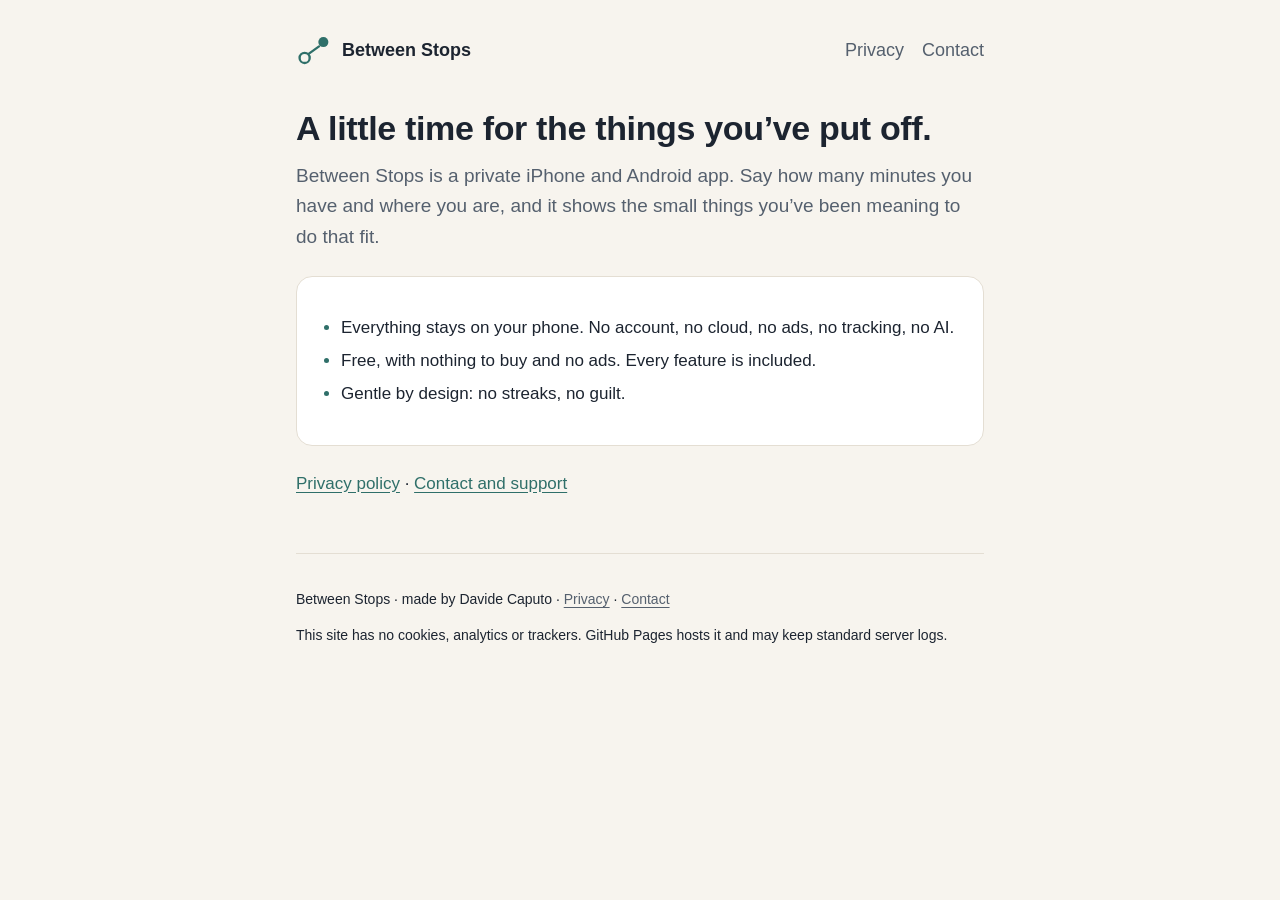
<file: index.html>
<!doctype html>
<html lang="en-GB">
<head>
<meta charset="utf-8">
<meta name="viewport" content="width=device-width, initial-scale=1">
<title>Between Stops: a private app for tasks that fit the time you have</title>
<meta name="description" content="A private iPhone and Android app that shows the little tasks you've put off which fit the few minutes you have. Free, no account, and everything stays on your phone.">
<meta name="color-scheme" content="light dark">
<link rel="canonical" href="https://caputodavide93.github.io/between-stops-site/">
<meta property="og:type" content="website">
<meta property="og:site_name" content="Between Stops">
<meta property="og:title" content="Between Stops: a private app for tasks that fit the time you have">
<meta property="og:description" content="A private iPhone and Android app that shows the little tasks you've put off which fit the few minutes you have. Free, no account, and everything stays on your phone.">
<meta property="og:url" content="https://caputodavide93.github.io/between-stops-site/">
<meta property="og:image" content="https://caputodavide93.github.io/between-stops-site/docs/assets/social-preview.png">
<meta name="twitter:card" content="summary_large_image">
<link rel="stylesheet" href="./assets/site.css">
<link rel="icon" href="./assets/mark.svg" type="image/svg+xml">
</head>
<body>
<div class="wrap">
<header class="site">
  <a href="./"><svg class="mark" viewBox="0 0 100 100" aria-hidden="true"><line x1="36" y1="60" x2="64" y2="40" stroke="currentColor" stroke-width="6.5" stroke-linecap="round"/><circle cx="24" cy="72" r="14" fill="none" stroke="currentColor" stroke-width="6.5"/><circle cx="76" cy="28" r="14" fill="currentColor"/></svg><span>Between Stops</span></a>
  <nav class="site" aria-label="Pages">
    <a href="./privacy/">Privacy</a>
    <a href="./contact/">Contact</a>
  </nav>
</header>
<main>
<h1>A little time for the things you’ve put off.</h1>
<p class="lede">Between Stops is a private iPhone and Android app. Say how many minutes you have and where you are, and it shows the small things you’ve been meaning to do that fit.</p>
<div class="card summary">
  <ul>
    <li>Everything stays on your phone. No account, no cloud, no ads, no tracking, no AI.</li>
    <li>Free, with nothing to buy and no ads. Every feature is included.</li>
    <li>Gentle by design: no streaks, no guilt.</li>
  </ul>
</div>
<p><a href="privacy/">Privacy policy</a> · <a href="contact/">Contact and support</a></p>
</main>
<footer class="site">
  <p>Between Stops · made by Davide Caputo · <a href="./privacy/">Privacy</a> · <a href="./contact/">Contact</a></p>
  <p>This site has no cookies, analytics or trackers. GitHub Pages hosts it and may keep standard server logs.</p>
</footer>
</div>
</body>
</html>
</file>
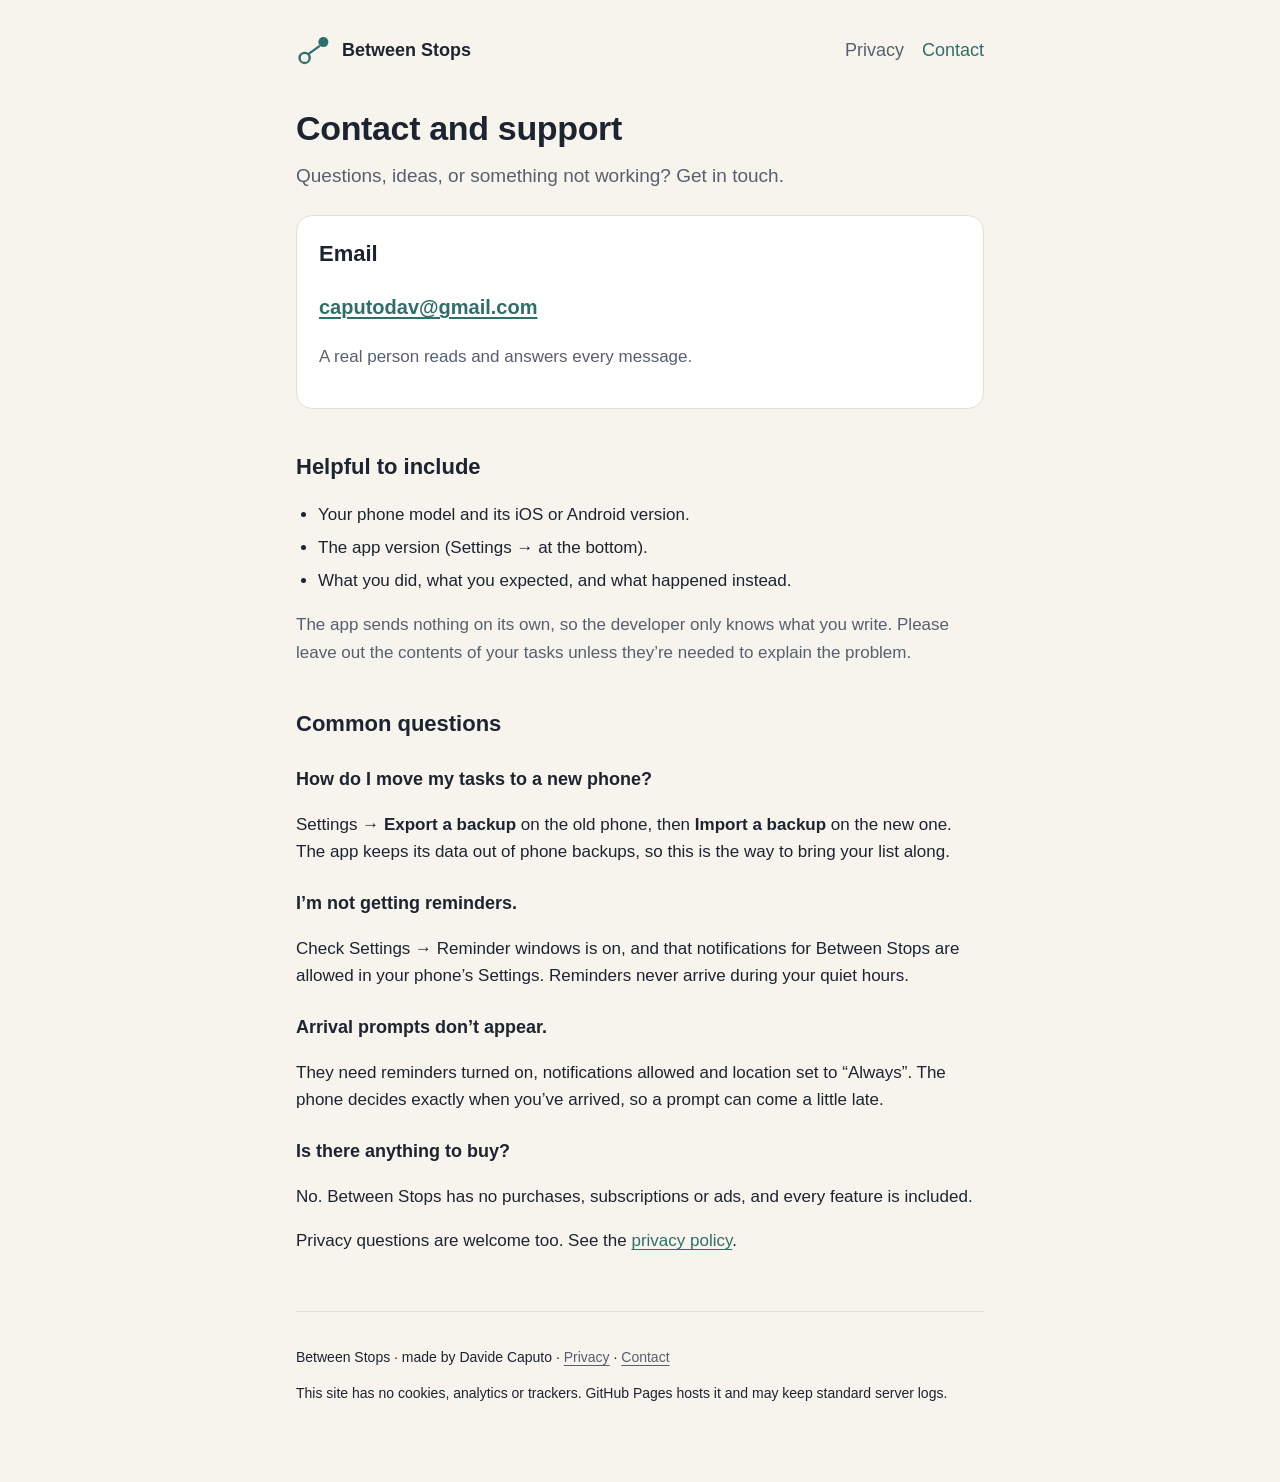
<file: contact/index.html>
<!doctype html>
<html lang="en-GB">
<head>
<meta charset="utf-8">
<meta name="viewport" content="width=device-width, initial-scale=1">
<title>Contact · Between Stops</title>
<meta name="description" content="Contact and support for Between Stops.">
<meta name="color-scheme" content="light dark">
<link rel="canonical" href="https://caputodavide93.github.io/between-stops-site/contact/">
<meta property="og:type" content="website">
<meta property="og:site_name" content="Between Stops">
<meta property="og:title" content="Contact · Between Stops">
<meta property="og:description" content="Contact and support for Between Stops.">
<meta property="og:url" content="https://caputodavide93.github.io/between-stops-site/contact/">
<meta property="og:image" content="https://caputodavide93.github.io/between-stops-site/docs/assets/social-preview.png">
<meta name="twitter:card" content="summary_large_image">
<link rel="stylesheet" href="../assets/site.css">
<link rel="icon" href="../assets/mark.svg" type="image/svg+xml">
</head>
<body>
<div class="wrap">
<header class="site">
  <a href="../"><svg class="mark" viewBox="0 0 100 100" aria-hidden="true"><line x1="36" y1="60" x2="64" y2="40" stroke="currentColor" stroke-width="6.5" stroke-linecap="round"/><circle cx="24" cy="72" r="14" fill="none" stroke="currentColor" stroke-width="6.5"/><circle cx="76" cy="28" r="14" fill="currentColor"/></svg><span>Between Stops</span></a>
  <nav class="site" aria-label="Pages">
    <a href="../privacy/">Privacy</a>
    <a href="../contact/" aria-current="page">Contact</a>
  </nav>
</header>
<main>
<h1>Contact and support</h1>
<p class="lede">Questions, ideas, or something not working? Get in touch.</p>

<div class="card">
  <h2>Email</h2>
  <p class="email" id="support-email"><a href="mailto:caputodav@gmail.com?subject=Between%20Stops">caputodav@gmail.com</a></p>
  <p class="muted">A real person reads and answers every message.</p>
</div>

<h2>Helpful to include</h2>
<ul>
  <li>Your phone model and its iOS or Android version.</li>
  <li>The app version (Settings → at the bottom).</li>
  <li>What you did, what you expected, and what happened instead.</li>
</ul>
<p class="muted">The app sends nothing on its own, so the developer only knows what you write. Please leave out the contents of your tasks unless they’re needed to explain the problem.</p>

<h2>Common questions</h2>
<h3>How do I move my tasks to a new phone?</h3>
<p>Settings → <strong>Export a backup</strong> on the old phone, then <strong>Import a backup</strong> on the new one. The app keeps its data out of phone backups, so this is the way to bring your list along.</p>
<h3>I’m not getting reminders.</h3>
<p>Check Settings → Reminder windows is on, and that notifications for Between Stops are allowed in your phone’s Settings. Reminders never arrive during your quiet hours.</p>
<h3>Arrival prompts don’t appear.</h3>
<p>They need reminders turned on, notifications allowed and location set to “Always”. The phone decides exactly when you’ve arrived, so a prompt can come a little late.</p>
<h3>Is there anything to buy?</h3>
<p>No. Between Stops has no purchases, subscriptions or ads, and every feature is included.</p>

<p>Privacy questions are welcome too. See the <a href="../privacy/">privacy policy</a>.</p>
</main>
<footer class="site">
  <p>Between Stops · made by Davide Caputo · <a href="../privacy/">Privacy</a> · <a href="../contact/">Contact</a></p>
  <p>This site has no cookies, analytics or trackers. GitHub Pages hosts it and may keep standard server logs.</p>
</footer>
</div>
</body>
</html>
</file>
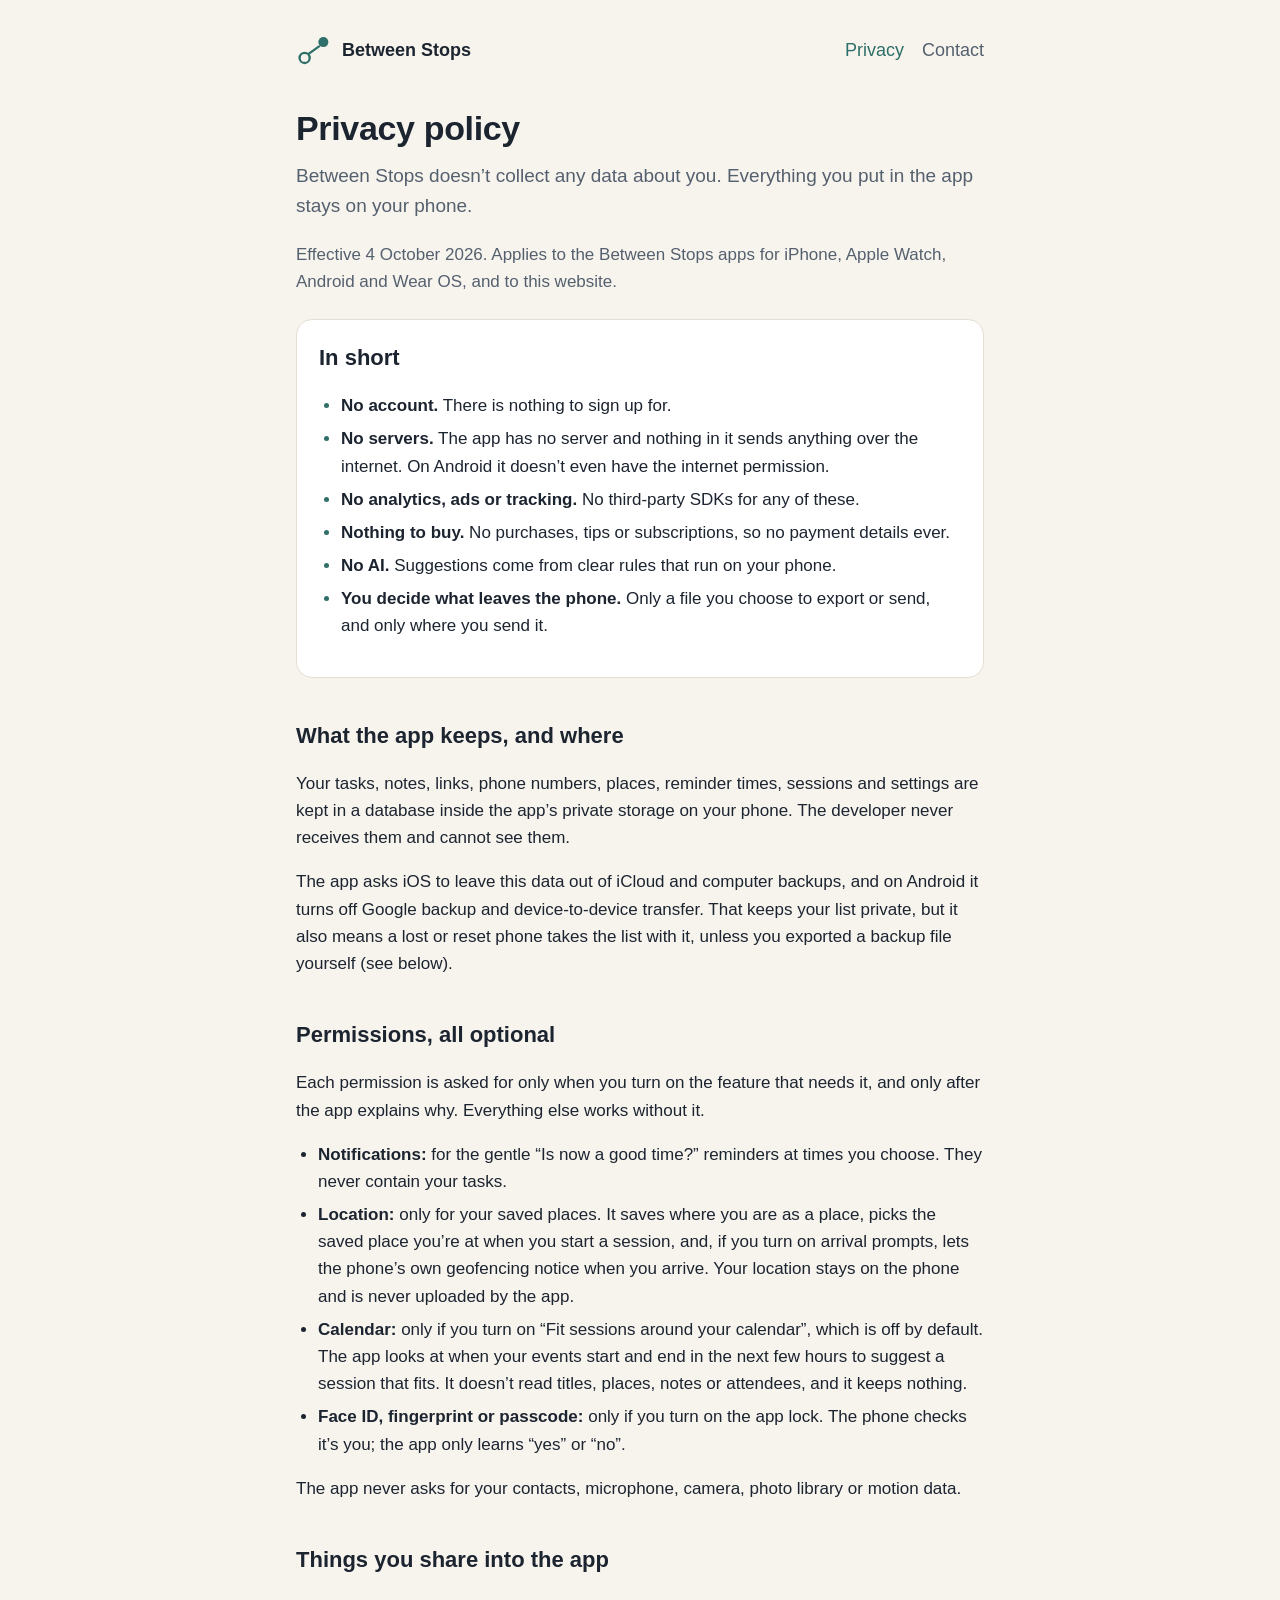
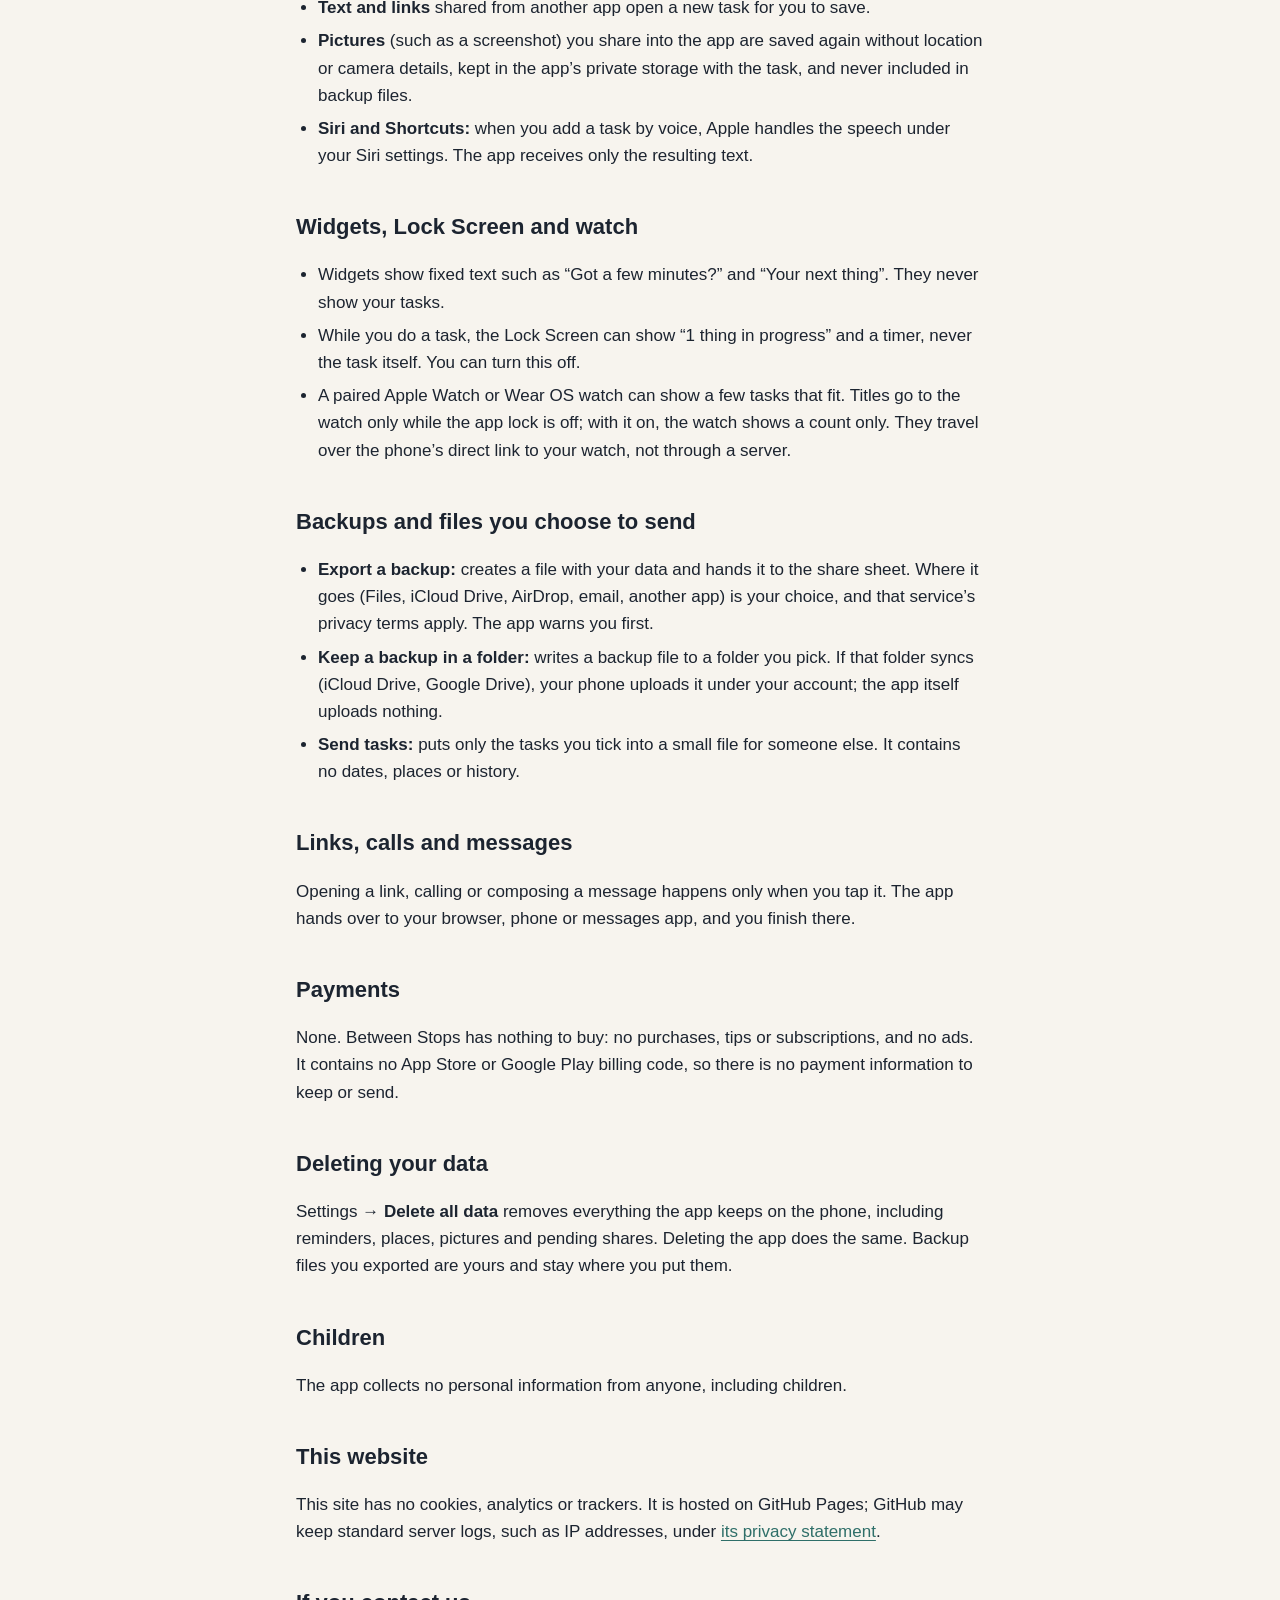
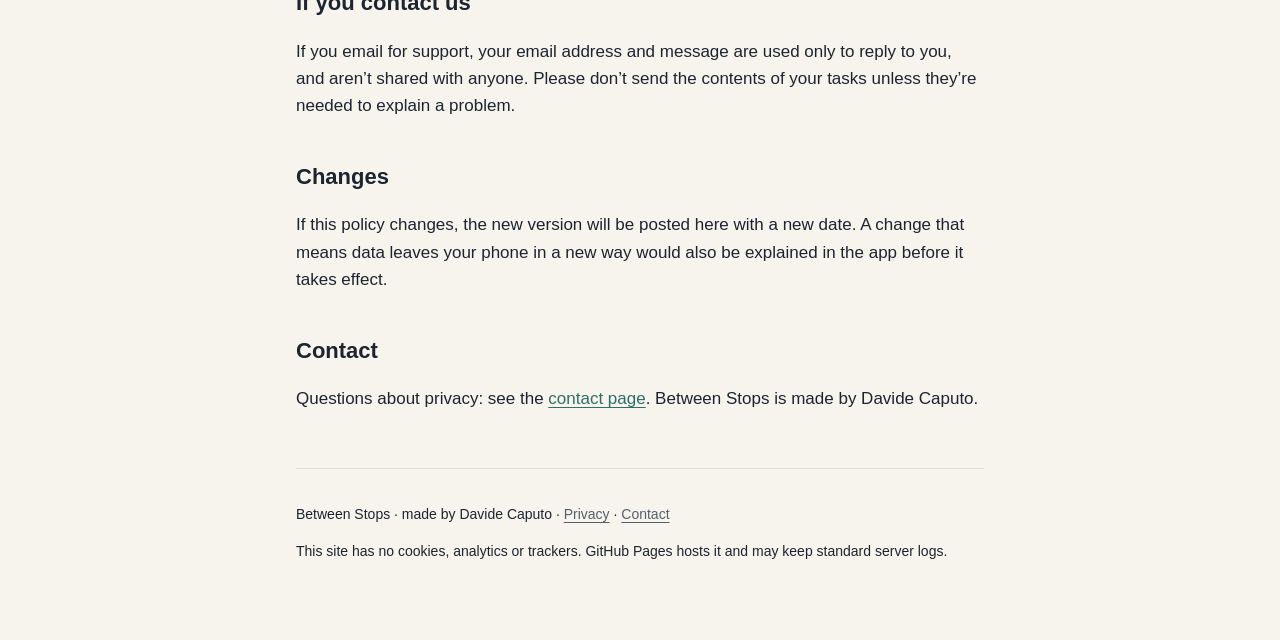
<file: privacy/index.html>
<!doctype html>
<html lang="en-GB">
<head>
<meta charset="utf-8">
<meta name="viewport" content="width=device-width, initial-scale=1">
<title>Privacy policy · Between Stops</title>
<meta name="description" content="Between Stops collects no data. Everything stays on your phone.">
<meta name="color-scheme" content="light dark">
<link rel="canonical" href="https://caputodavide93.github.io/between-stops-site/privacy/">
<meta property="og:type" content="website">
<meta property="og:site_name" content="Between Stops">
<meta property="og:title" content="Privacy policy · Between Stops">
<meta property="og:description" content="Between Stops collects no data. Everything stays on your phone.">
<meta property="og:url" content="https://caputodavide93.github.io/between-stops-site/privacy/">
<meta property="og:image" content="https://caputodavide93.github.io/between-stops-site/docs/assets/social-preview.png">
<meta name="twitter:card" content="summary_large_image">
<link rel="stylesheet" href="../assets/site.css">
<link rel="icon" href="../assets/mark.svg" type="image/svg+xml">
</head>
<body>
<div class="wrap">
<header class="site">
  <a href="../"><svg class="mark" viewBox="0 0 100 100" aria-hidden="true"><line x1="36" y1="60" x2="64" y2="40" stroke="currentColor" stroke-width="6.5" stroke-linecap="round"/><circle cx="24" cy="72" r="14" fill="none" stroke="currentColor" stroke-width="6.5"/><circle cx="76" cy="28" r="14" fill="currentColor"/></svg><span>Between Stops</span></a>
  <nav class="site" aria-label="Pages">
    <a href="../privacy/" aria-current="page">Privacy</a>
    <a href="../contact/">Contact</a>
  </nav>
</header>
<main>
<h1>Privacy policy</h1>
<p class="lede">Between Stops doesn’t collect any data about you. Everything you put in the app stays on your phone.</p>
<p class="muted">Effective 4 October 2026. Applies to the Between Stops apps for iPhone, Apple Watch, Android and Wear OS, and to this website.</p>

<div class="card summary">
  <h2>In short</h2>
  <ul>
    <li><strong>No account.</strong> There is nothing to sign up for.</li>
    <li><strong>No servers.</strong> The app has no server and nothing in it sends anything over the internet. On Android it doesn’t even have the internet permission.</li>
    <li><strong>No analytics, ads or tracking.</strong> No third-party SDKs for any of these.</li>
    <li><strong>Nothing to buy.</strong> No purchases, tips or subscriptions, so no payment details ever.</li>
    <li><strong>No AI.</strong> Suggestions come from clear rules that run on your phone.</li>
    <li><strong>You decide what leaves the phone.</strong> Only a file you choose to export or send, and only where you send it.</li>
  </ul>
</div>

<h2>What the app keeps, and where</h2>
<p>Your tasks, notes, links, phone numbers, places, reminder times, sessions and settings are kept in a database inside the app’s private storage on your phone. The developer never receives them and cannot see them.</p>
<p>The app asks iOS to leave this data out of iCloud and computer backups, and on Android it turns off Google backup and device-to-device transfer. That keeps your list private, but it also means a lost or reset phone takes the list with it, unless you exported a backup file yourself (see below).</p>

<h2>Permissions, all optional</h2>
<p>Each permission is asked for only when you turn on the feature that needs it, and only after the app explains why. Everything else works without it.</p>
<ul>
  <li><strong>Notifications:</strong> for the gentle “Is now a good time?” reminders at times you choose. They never contain your tasks.</li>
  <li><strong>Location:</strong> only for your saved places. It saves where you are as a place, picks the saved place you’re at when you start a session, and, if you turn on arrival prompts, lets the phone’s own geofencing notice when you arrive. Your location stays on the phone and is never uploaded by the app.</li>
  <li><strong>Calendar:</strong> only if you turn on “Fit sessions around your calendar”, which is off by default. The app looks at when your events start and end in the next few hours to suggest a session that fits. It doesn’t read titles, places, notes or attendees, and it keeps nothing.</li>
  <li><strong>Face ID, fingerprint or passcode:</strong> only if you turn on the app lock. The phone checks it’s you; the app only learns “yes” or “no”.</li>
</ul>
<p>The app never asks for your contacts, microphone, camera, photo library or motion data.</p>

<h2>Things you share into the app</h2>
<ul>
  <li><strong>Text and links</strong> shared from another app open a new task for you to save.</li>
  <li><strong>Pictures</strong> (such as a screenshot) you share into the app are saved again without location or camera details, kept in the app’s private storage with the task, and never included in backup files.</li>
  <li><strong>Siri and Shortcuts:</strong> when you add a task by voice, Apple handles the speech under your Siri settings. The app receives only the resulting text.</li>
</ul>

<h2>Widgets, Lock Screen and watch</h2>
<ul>
  <li>Widgets show fixed text such as “Got a few minutes?” and “Your next thing”. They never show your tasks.</li>
  <li>While you do a task, the Lock Screen can show “1 thing in progress” and a timer, never the task itself. You can turn this off.</li>
  <li>A paired Apple Watch or Wear OS watch can show a few tasks that fit. Titles go to the watch only while the app lock is off; with it on, the watch shows a count only. They travel over the phone’s direct link to your watch, not through a server.</li>
</ul>

<h2>Backups and files you choose to send</h2>
<ul>
  <li><strong>Export a backup:</strong> creates a file with your data and hands it to the share sheet. Where it goes (Files, iCloud Drive, AirDrop, email, another app) is your choice, and that service’s privacy terms apply. The app warns you first.</li>
  <li><strong>Keep a backup in a folder:</strong> writes a backup file to a folder you pick. If that folder syncs (iCloud Drive, Google Drive), your phone uploads it under your account; the app itself uploads nothing.</li>
  <li><strong>Send tasks:</strong> puts only the tasks you tick into a small file for someone else. It contains no dates, places or history.</li>
</ul>

<h2>Links, calls and messages</h2>
<p>Opening a link, calling or composing a message happens only when you tap it. The app hands over to your browser, phone or messages app, and you finish there.</p>

<h2>Payments</h2>
<p>None. Between Stops has nothing to buy: no purchases, tips or subscriptions, and no ads. It contains no App Store or Google Play billing code, so there is no payment information to keep or send.</p>

<h2>Deleting your data</h2>
<p>Settings → <strong>Delete all data</strong> removes everything the app keeps on the phone, including reminders, places, pictures and pending shares. Deleting the app does the same. Backup files you exported are yours and stay where you put them.</p>

<h2>Children</h2>
<p>The app collects no personal information from anyone, including children.</p>

<h2>This website</h2>
<p>This site has no cookies, analytics or trackers. It is hosted on GitHub Pages; GitHub may keep standard server logs, such as IP addresses, under <a href="https://docs.github.com/site-policy/privacy-policies/github-general-privacy-statement">its privacy statement</a>.</p>

<h2>If you contact us</h2>
<p>If you email for support, your email address and message are used only to reply to you, and aren’t shared with anyone. Please don’t send the contents of your tasks unless they’re needed to explain a problem.</p>

<h2>Changes</h2>
<p>If this policy changes, the new version will be posted here with a new date. A change that means data leaves your phone in a new way would also be explained in the app before it takes effect.</p>

<h2>Contact</h2>
<p>Questions about privacy: see the <a href="../contact/">contact page</a>. Between Stops is made by Davide Caputo.</p>
</main>
<footer class="site">
  <p>Between Stops · made by Davide Caputo · <a href="../privacy/">Privacy</a> · <a href="../contact/">Contact</a></p>
  <p>This site has no cookies, analytics or trackers. GitHub Pages hosts it and may keep standard server logs.</p>
</footer>
</div>
</body>
</html>
</file>
<file: assets/site.css>
:root {
  --bg: #f7f4ee;
  --surface: #ffffff;
  --text: #1c2430;
  --muted: #55606e;
  --accent: #2f6f69;
  --accent-soft: #e2efec;
  --line: #e4ded3;
  color-scheme: light dark;
}
@media (prefers-color-scheme: dark) {
  :root {
    --bg: #0f1826;
    --surface: #172233;
    --text: #e8edf2;
    --muted: #a4afbc;
    --accent: #8cc7bf;
    --accent-soft: #1d3338;
    --line: #253246;
  }
}
* { box-sizing: border-box; }
html { -webkit-text-size-adjust: 100%; }
body {
  margin: 0;
  background: var(--bg);
  color: var(--text);
  font: 17px/1.6 -apple-system, BlinkMacSystemFont, "Segoe UI", Roboto, "Helvetica Neue", Arial, sans-serif;
}
.wrap { max-width: 720px; margin: 0 auto; padding: 32px 16px 64px; }
header.site { display: flex; align-items: center; gap: 12px; margin-bottom: 40px; }
header.site a { color: inherit; text-decoration: none; font-weight: 600; font-size: 18px; display: flex; align-items: center; gap: 10px; }
.mark { width: 36px; height: 36px; color: var(--accent); flex: none; }
nav.site { margin-left: auto; display: flex; gap: 18px; font-size: 15px; }
nav.site a { color: var(--muted); font-weight: 500; }
nav.site a[aria-current="page"] { color: var(--accent); }
h1 { font-size: 34px; line-height: 1.2; margin: 0 0 12px; letter-spacing: -0.01em; }
h2 { font-size: 22px; margin: 40px 0 8px; }
h3 { font-size: 18px; margin: 24px 0 4px; }
p, li { color: var(--text); }
.lede { font-size: 19px; color: var(--muted); margin-top: 0; }
a { color: var(--accent); text-underline-offset: 3px; }
ul { padding-left: 22px; }
li + li { margin-top: 6px; }
.card {
  background: var(--surface);
  border: 1px solid var(--line);
  border-radius: 16px;
  padding: 20px 22px;
  margin: 24px 0;
}
.card h2:first-child, .card h3:first-child { margin-top: 0; }
.summary li::marker { color: var(--accent); }
.pill { display: inline-block; background: var(--accent-soft); color: var(--accent); border-radius: 999px; padding: 2px 12px; font-size: 14px; font-weight: 600; }
.email { font-size: 20px; font-weight: 600; word-break: break-all; }
.muted { color: var(--muted); }
footer.site { margin-top: 56px; padding-top: 20px; border-top: 1px solid var(--line); font-size: 14px; color: var(--muted); }
footer.site a { color: var(--muted); }
@media (max-width: 480px) {
  h1 { font-size: 28px; }
  header.site { flex-wrap: wrap; }
  nav.site { margin-left: 0; width: 100%; }
}
</file>
